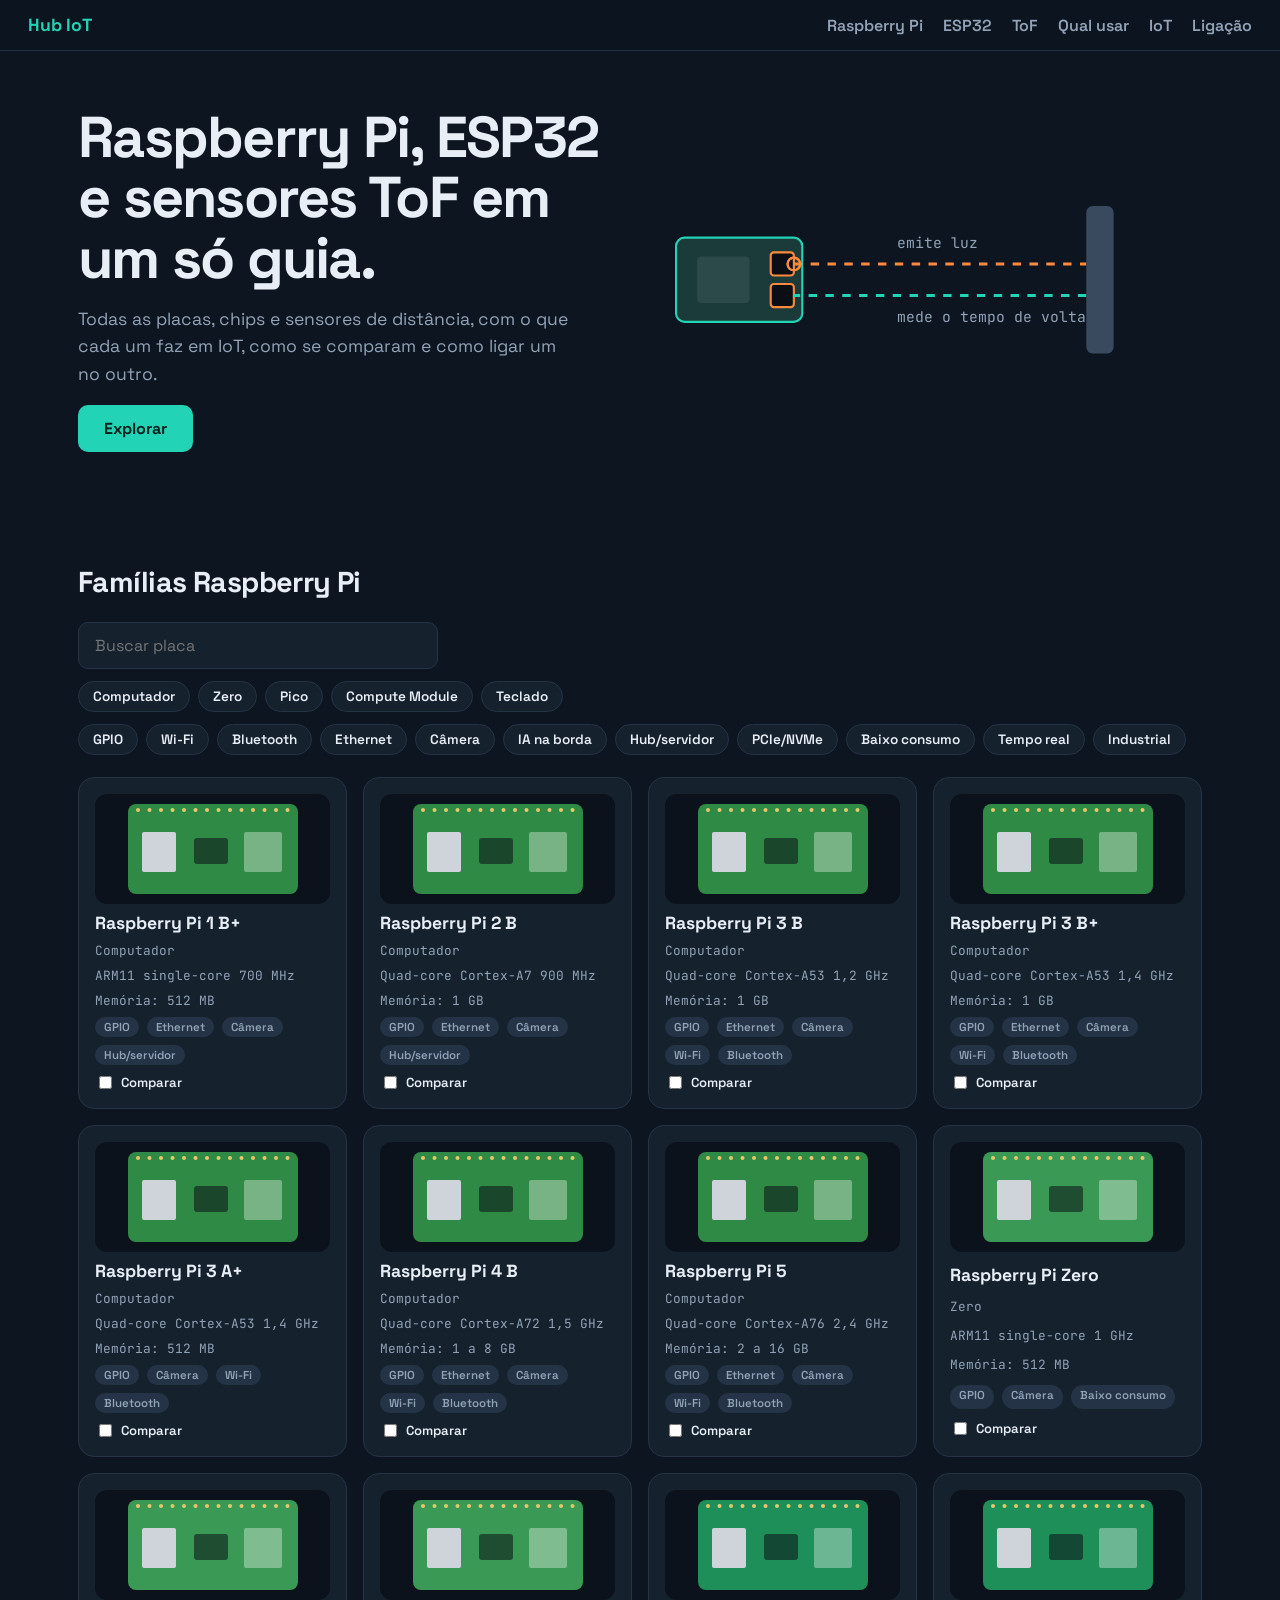
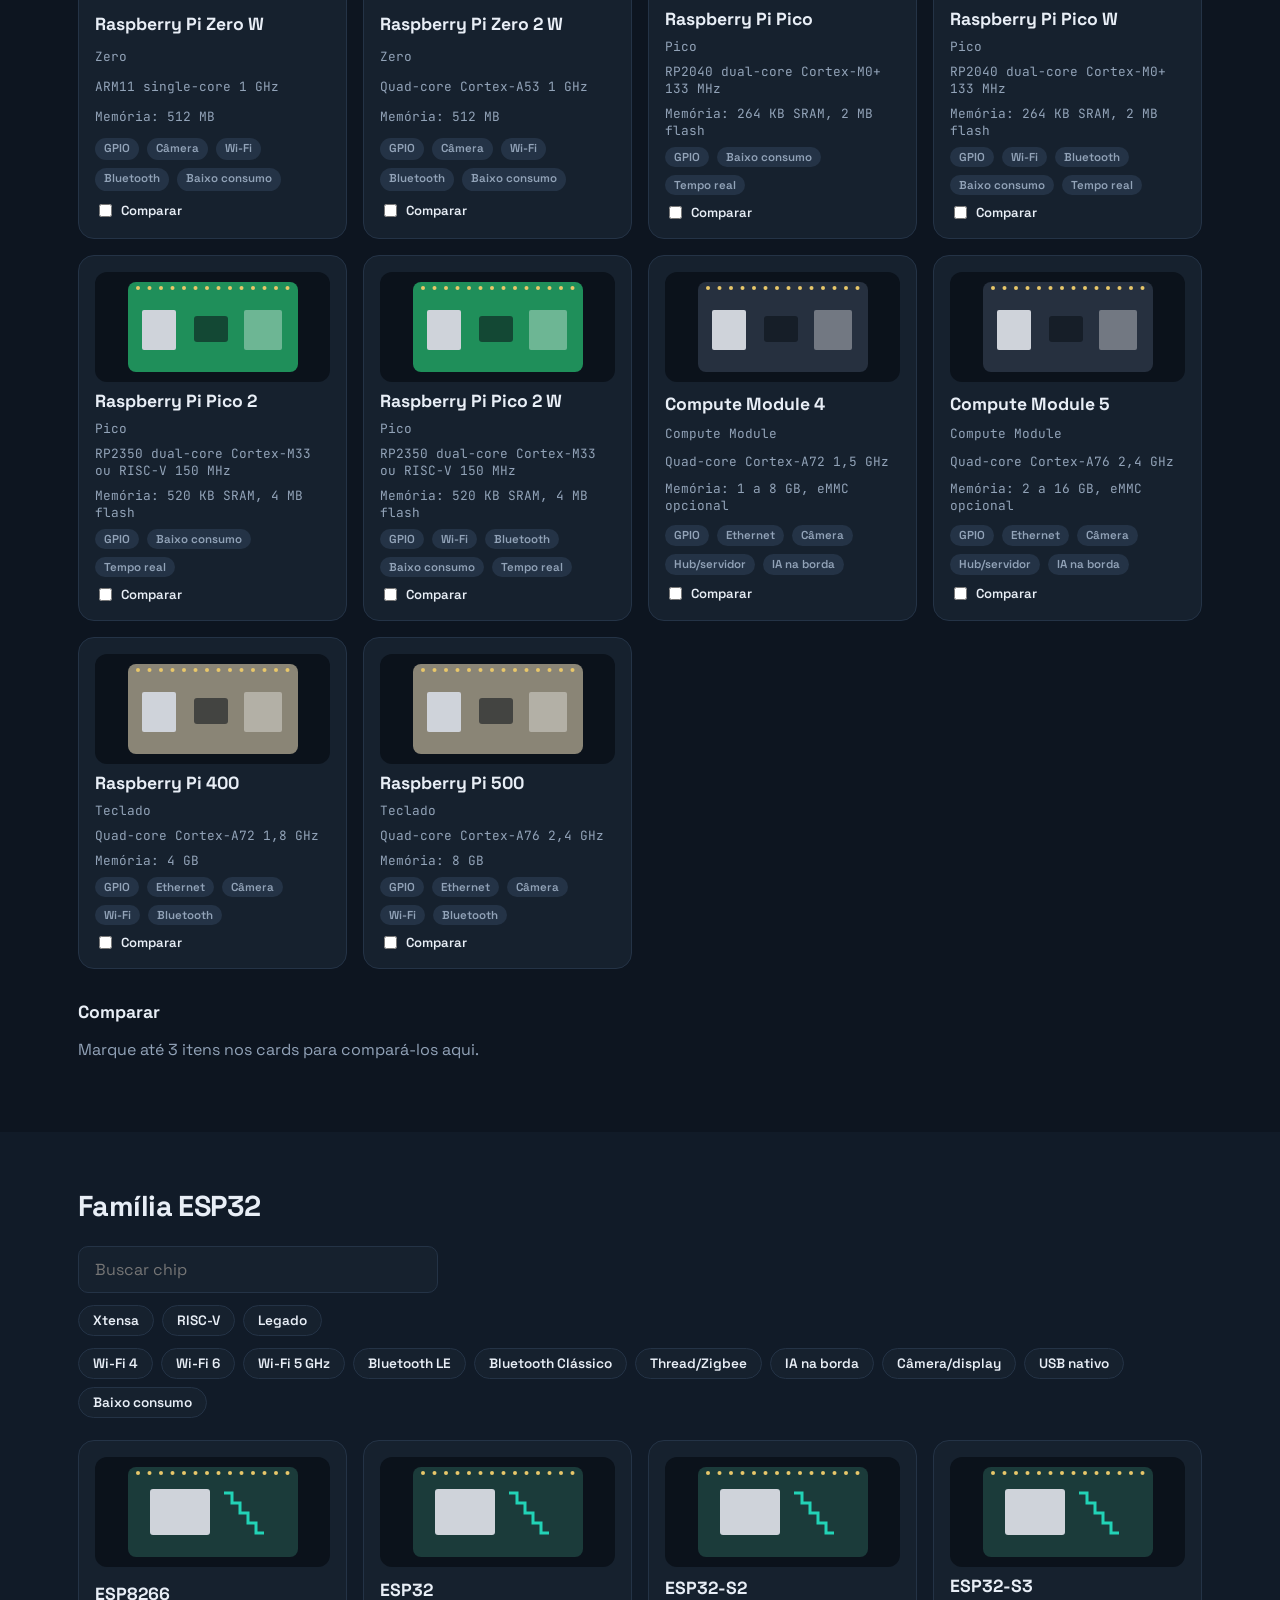
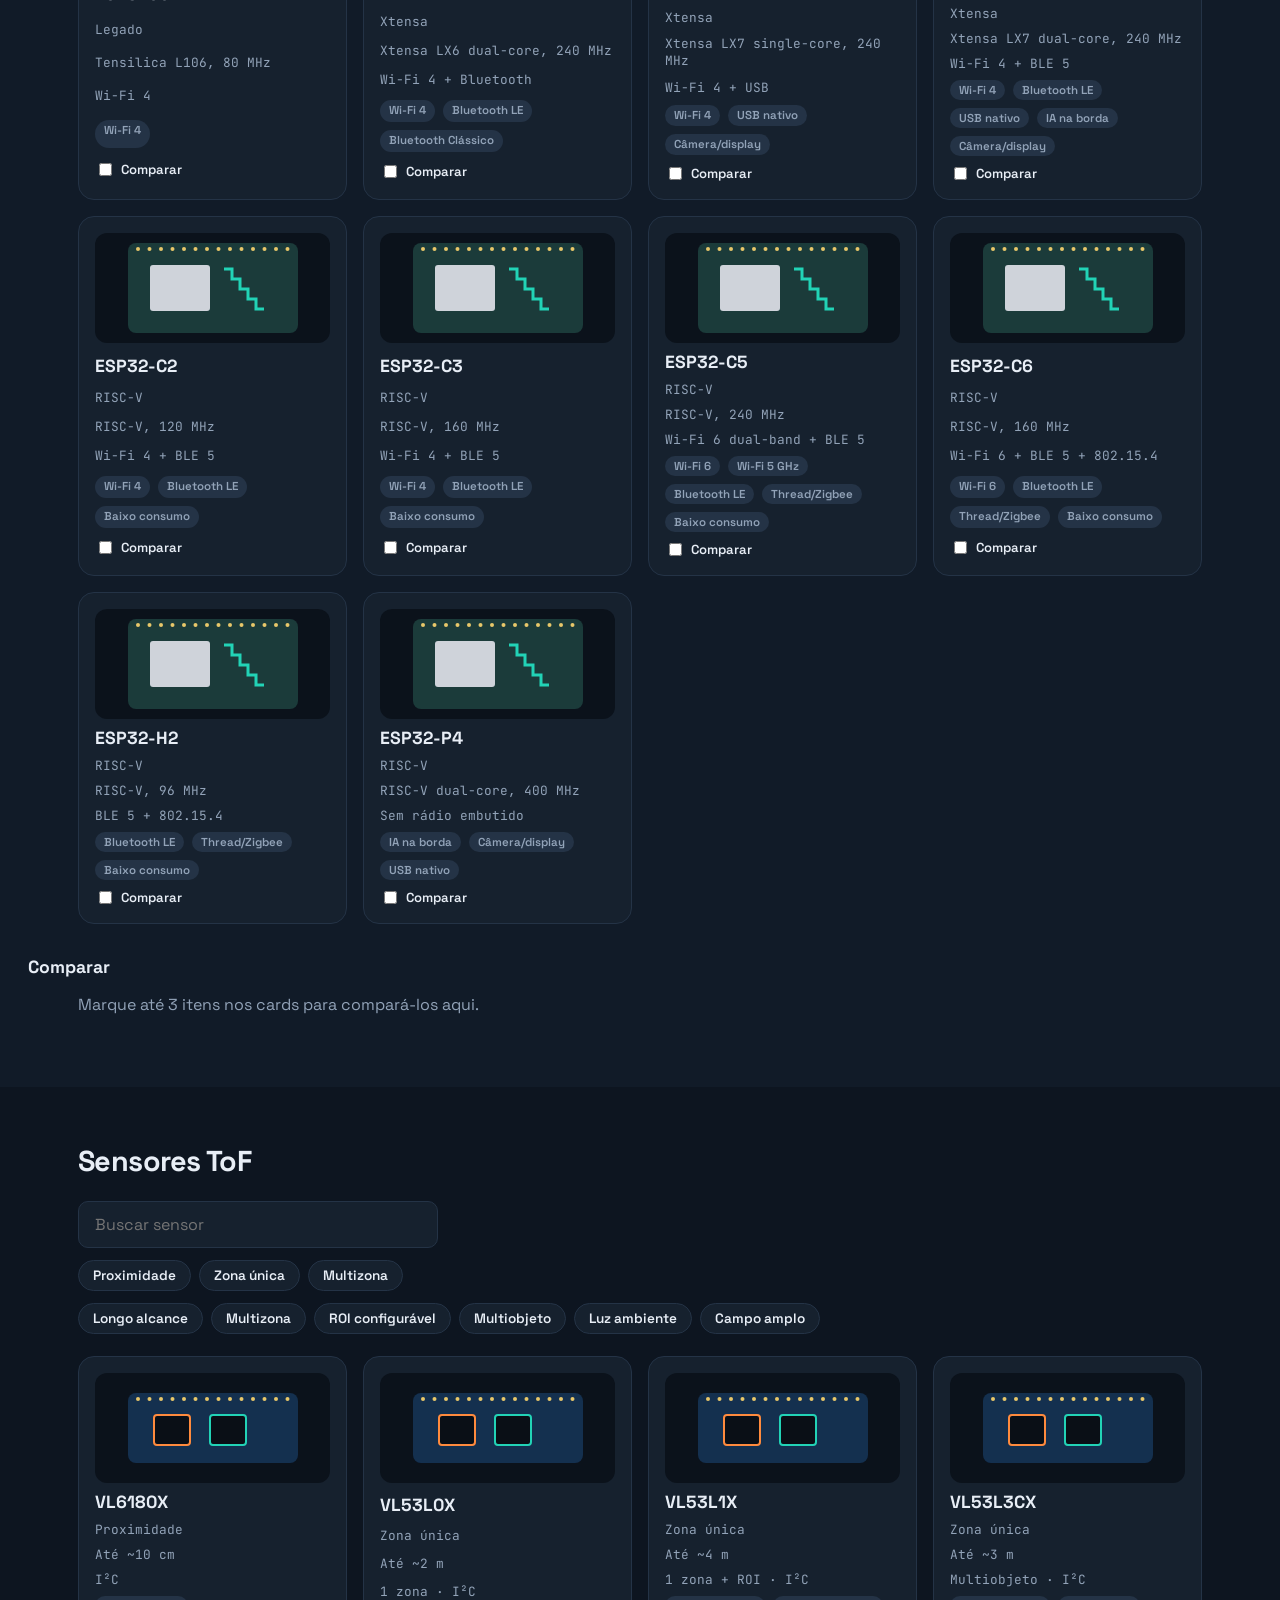
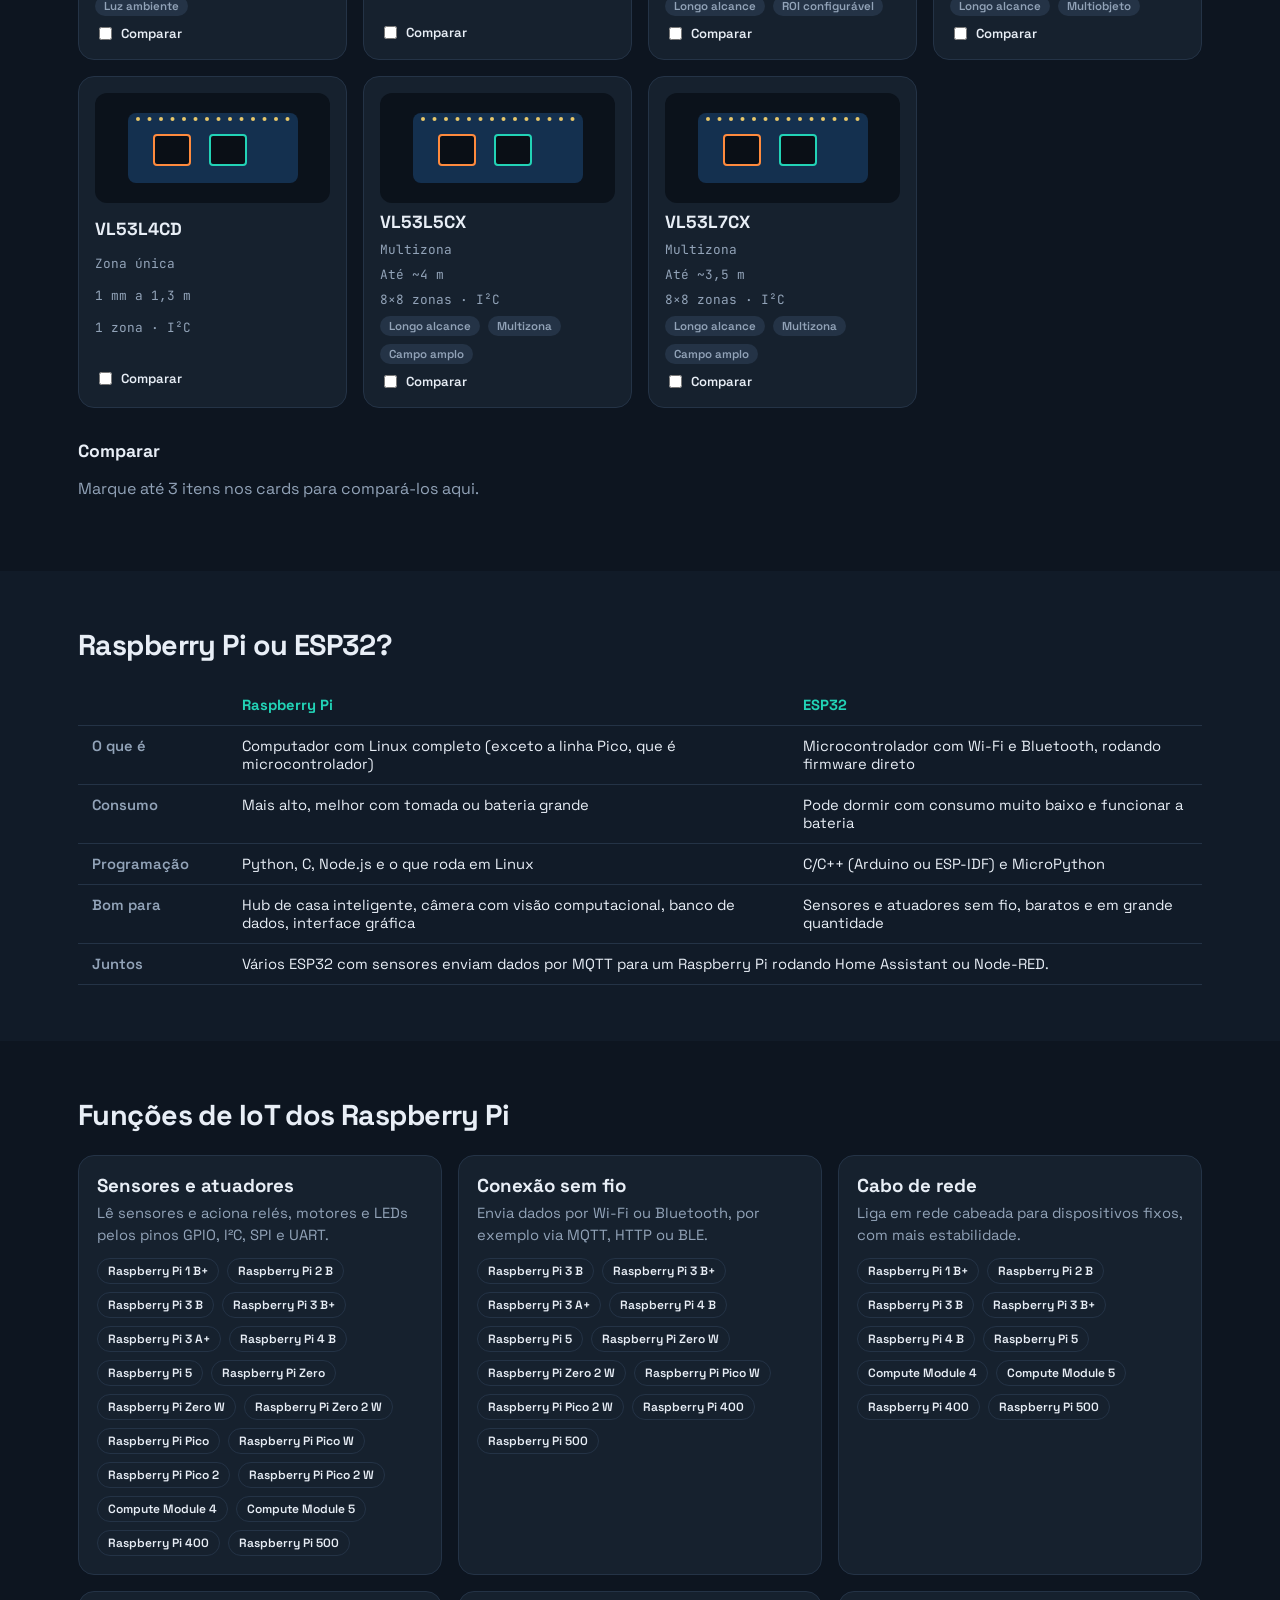
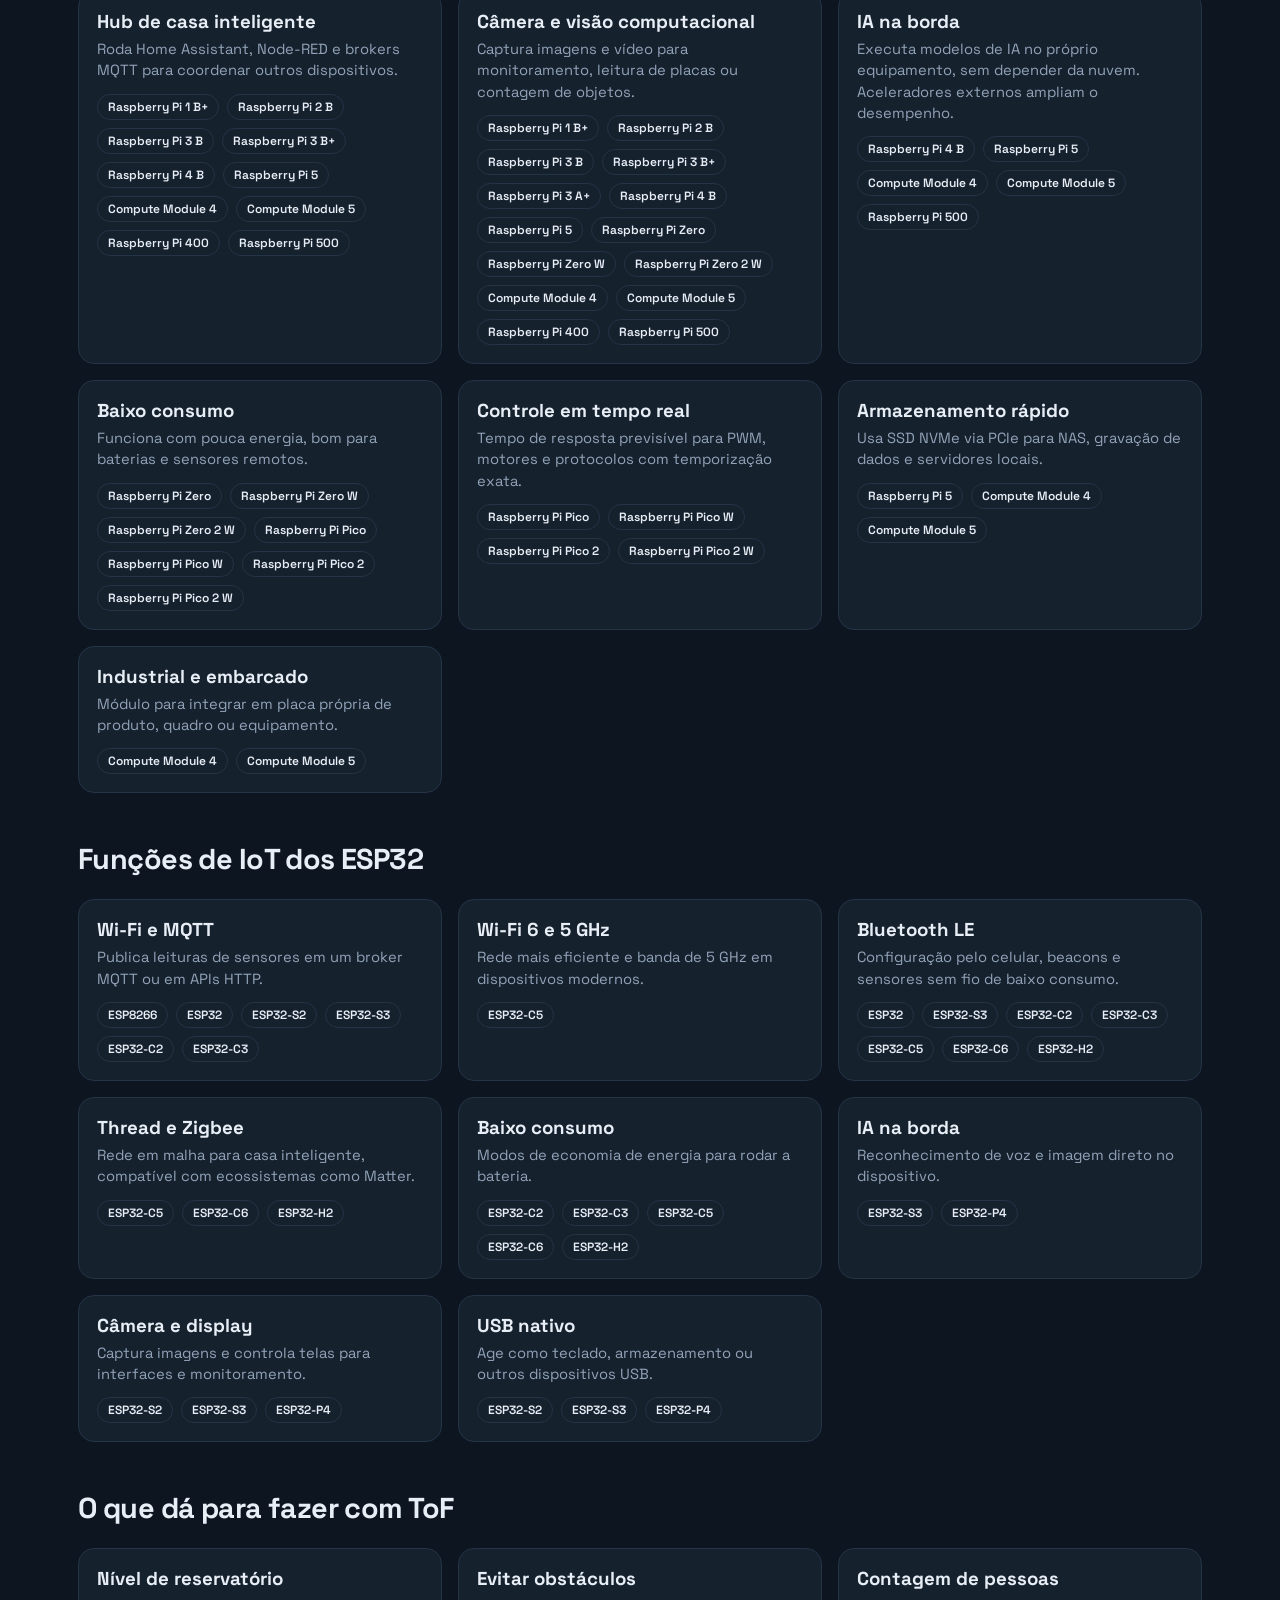
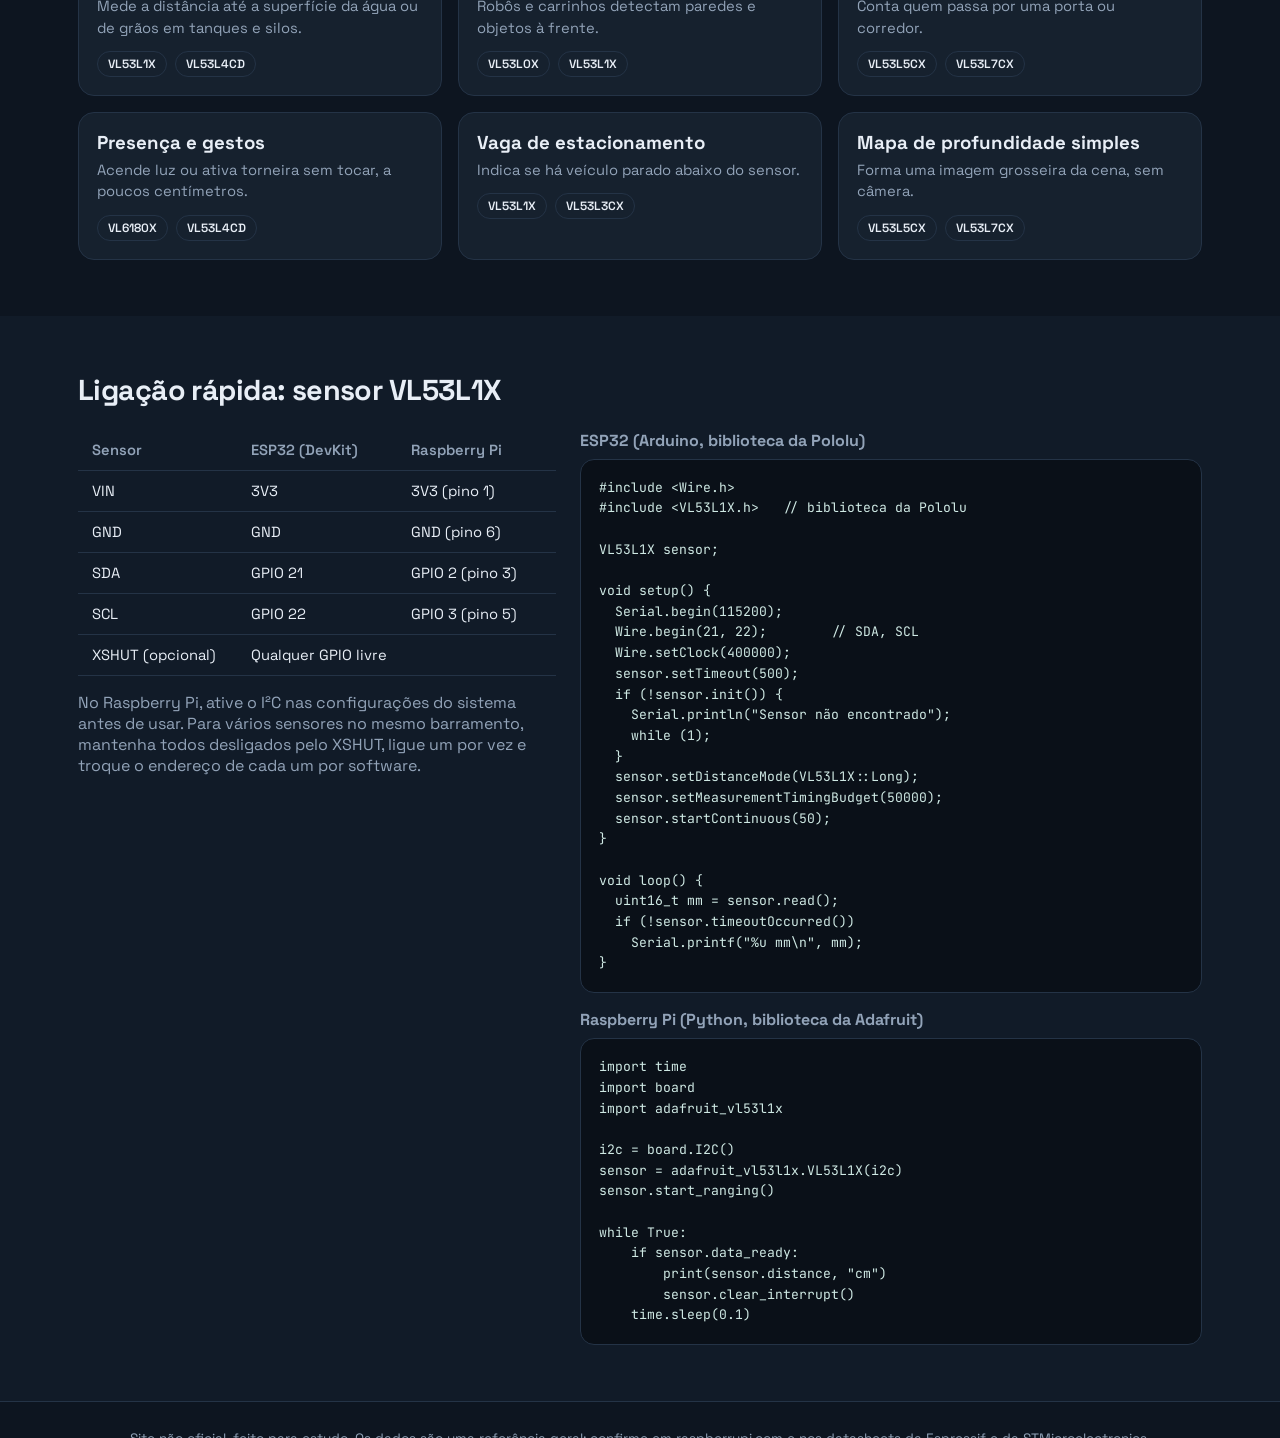
<file: index.html>
<!DOCTYPE html>
<html lang="pt-BR">
<head>
  <meta charset="UTF-8">
  <meta name="viewport" content="width=device-width, initial-scale=1">
  <title>Hub IoT: Raspberry Pi, ESP32 e ToF</title>
  <link rel="preconnect" href="https://fonts.googleapis.com">
  <link rel="preconnect" href="https://fonts.gstatic.com" crossorigin>
  <link href="https://fonts.googleapis.com/css2?family=Space+Grotesk:wght@400;600;700&family=JetBrains+Mono:wght@400;600&display=swap" rel="stylesheet">
  <link rel="stylesheet" href="style.css">
</head>
<body>
  <header class="nav">
    <a class="brand" href="#inicio">Hub IoT</a>
    <nav><a href="#pi">Raspberry Pi</a><a href="#esp">ESP32</a><a href="#tof">ToF</a><a href="#vs">Qual usar</a><a href="#iot">IoT</a><a href="#ligacao">Ligação</a></nav>
  </header>

  <section class="hero" id="inicio">
    <div>
      <h1>Raspberry Pi, ESP32 e sensores ToF em um só guia.</h1>
      <p>Todas as placas, chips e sensores de distância, com o que cada um faz em IoT, como se comparam e como ligar um no outro.</p>
      <a class="btn" href="#pi">Explorar</a>
    </div>
    <svg class="beam" viewBox="0 0 520 260" role="img" aria-label="Sensor ToF emitindo luz que reflete em um objeto e volta">
      <rect x="20" y="90" width="120" height="80" rx="8" class="b-board"/>
      <rect x="40" y="108" width="50" height="44" rx="4" class="b-chip"/>
      <rect x="110" y="104" width="22" height="22" rx="3" class="b-lens"/>
      <rect x="110" y="134" width="22" height="22" rx="3" class="b-lens"/>
      <line x1="132" y1="115" x2="410" y2="115" class="b-out"/>
      <line x1="410" y1="145" x2="132" y2="145" class="b-in"/>
      <rect x="410" y="60" width="26" height="140" rx="6" class="b-obj"/>
      <circle cx="132" cy="115" r="6" class="p1"/><circle cx="132" cy="115" r="6" class="p2"/>
      <text x="230" y="100" class="b-txt">emite luz</text>
      <text x="230" y="170" class="b-txt">mede o tempo de volta</text>
    </svg>
  </section>

  <section id="pi"><h2>Famílias Raspberry Pi</h2>
    <div class="tools"><input id="pi-search" type="search" placeholder="Buscar placa" aria-label="Buscar placa">
      <div id="pi-fams" class="chips" role="group" aria-label="Filtro de tipo"></div>
      <div id="pi-caps" class="chips" role="group" aria-label="Filtro de recurso"></div></div>
    <div id="pi-grid" class="grid"></div><p id="pi-empty" class="muted" hidden>Nada encontrado com esses filtros.</p>
    <h3 class="sub">Comparar</h3><p id="pi-hint" class="muted"></p><div class="scroll"><table id="pi-cmp"></table></div></section>
  <section id="esp" class="alt"><h2>Família ESP32</h2>
    <div class="tools"><input id="esp-search" type="search" placeholder="Buscar chip" aria-label="Buscar chip">
      <div id="esp-fams" class="chips" role="group" aria-label="Filtro de tipo"></div>
      <div id="esp-caps" class="chips" role="group" aria-label="Filtro de recurso"></div></div>
    <div id="esp-grid" class="grid"></div><p id="esp-empty" class="muted" hidden>Nada encontrado com esses filtros.</p>
    <h3 class="sub">Comparar</h3><p id="esp-hint" class="muted"></p><div class="scroll"><table id="esp-cmp"></table></div></section>
  <section id="tof"><h2>Sensores ToF</h2>
    <div class="tools"><input id="tof-search" type="search" placeholder="Buscar sensor" aria-label="Buscar sensor">
      <div id="tof-fams" class="chips" role="group" aria-label="Filtro de tipo"></div>
      <div id="tof-caps" class="chips" role="group" aria-label="Filtro de recurso"></div></div>
    <div id="tof-grid" class="grid"></div><p id="tof-empty" class="muted" hidden>Nada encontrado com esses filtros.</p>
    <h3 class="sub">Comparar</h3><p id="tof-hint" class="muted"></p><div class="scroll"><table id="tof-cmp"></table></div></section>

  <section id="vs" class="alt">
    <h2>Raspberry Pi ou ESP32?</h2>
    <div class="scroll"><table class="vs">
      <tr><th></th><td class="h">Raspberry Pi</td><td class="h">ESP32</td></tr>
      <tr><th>O que é</th><td>Computador com Linux completo (exceto a linha Pico, que é microcontrolador)</td><td>Microcontrolador com Wi-Fi e Bluetooth, rodando firmware direto</td></tr>
      <tr><th>Consumo</th><td>Mais alto, melhor com tomada ou bateria grande</td><td>Pode dormir com consumo muito baixo e funcionar a bateria</td></tr>
      <tr><th>Programação</th><td>Python, C, Node.js e o que roda em Linux</td><td>C/C++ (Arduino ou ESP-IDF) e MicroPython</td></tr>
      <tr><th>Bom para</th><td>Hub de casa inteligente, câmera com visão computacional, banco de dados, interface gráfica</td><td>Sensores e atuadores sem fio, baratos e em grande quantidade</td></tr>
      <tr><th>Juntos</th><td colspan="2">Vários ESP32 com sensores enviam dados por MQTT para um Raspberry Pi rodando Home Assistant ou Node-RED.</td></tr>
    </table></div>
  </section>

  <section id="iot">
    <h2>Funções de IoT dos Raspberry Pi</h2><div id="fnpi" class="fns"></div>
    <h2 class="gap">Funções de IoT dos ESP32</h2><div id="fn" class="fns"></div>
    <h2 class="gap">O que dá para fazer com ToF</h2><div id="use" class="fns"></div>
  </section>

  <section id="ligacao" class="alt">
    <h2>Ligação rápida: sensor VL53L1X</h2>
    <div class="two">
      <div>
        <table class="wire">
          <tr><th>Sensor</th><th>ESP32 (DevKit)</th><th>Raspberry Pi</th></tr>
          <tr><td>VIN</td><td>3V3</td><td>3V3 (pino 1)</td></tr>
          <tr><td>GND</td><td>GND</td><td>GND (pino 6)</td></tr>
          <tr><td>SDA</td><td>GPIO 21</td><td>GPIO 2 (pino 3)</td></tr>
          <tr><td>SCL</td><td>GPIO 22</td><td>GPIO 3 (pino 5)</td></tr>
          <tr><td>XSHUT (opcional)</td><td colspan="2">Qualquer GPIO livre</td></tr>
        </table>
        <p class="muted">No Raspberry Pi, ative o I²C nas configurações do sistema antes de usar. Para vários sensores no mesmo barramento, mantenha todos desligados pelo XSHUT, ligue um por vez e troque o endereço de cada um por software.</p>
      </div>
      <div class="codes">
        <div><h3>ESP32 (Arduino, biblioteca da Pololu)</h3><pre><code>#include &lt;Wire.h&gt;
#include &lt;VL53L1X.h&gt;   // biblioteca da Pololu

VL53L1X sensor;

void setup() {
  Serial.begin(115200);
  Wire.begin(21, 22);        // SDA, SCL
  Wire.setClock(400000);
  sensor.setTimeout(500);
  if (!sensor.init()) {
    Serial.println("Sensor não encontrado");
    while (1);
  }
  sensor.setDistanceMode(VL53L1X::Long);
  sensor.setMeasurementTimingBudget(50000);
  sensor.startContinuous(50);
}

void loop() {
  uint16_t mm = sensor.read();
  if (!sensor.timeoutOccurred())
    Serial.printf("%u mm\n", mm);
}</code></pre></div>
        <div><h3>Raspberry Pi (Python, biblioteca da Adafruit)</h3><pre><code>import time
import board
import adafruit_vl53l1x

i2c = board.I2C()
sensor = adafruit_vl53l1x.VL53L1X(i2c)
sensor.start_ranging()

while True:
    if sensor.data_ready:
        print(sensor.distance, "cm")
        sensor.clear_interrupt()
    time.sleep(0.1)</code></pre></div>
      </div>
    </div>
  </section>

  <footer>Site não oficial, feito para estudo. Os dados são uma referência geral: confirme em raspberrypi.com e nos datasheets da Espressif e da STMicroelectronics.</footer>
  <dialog id="modal" aria-label="Detalhes"></dialog>
  <script src="script.js"></script>
</body>
</html>
</file>
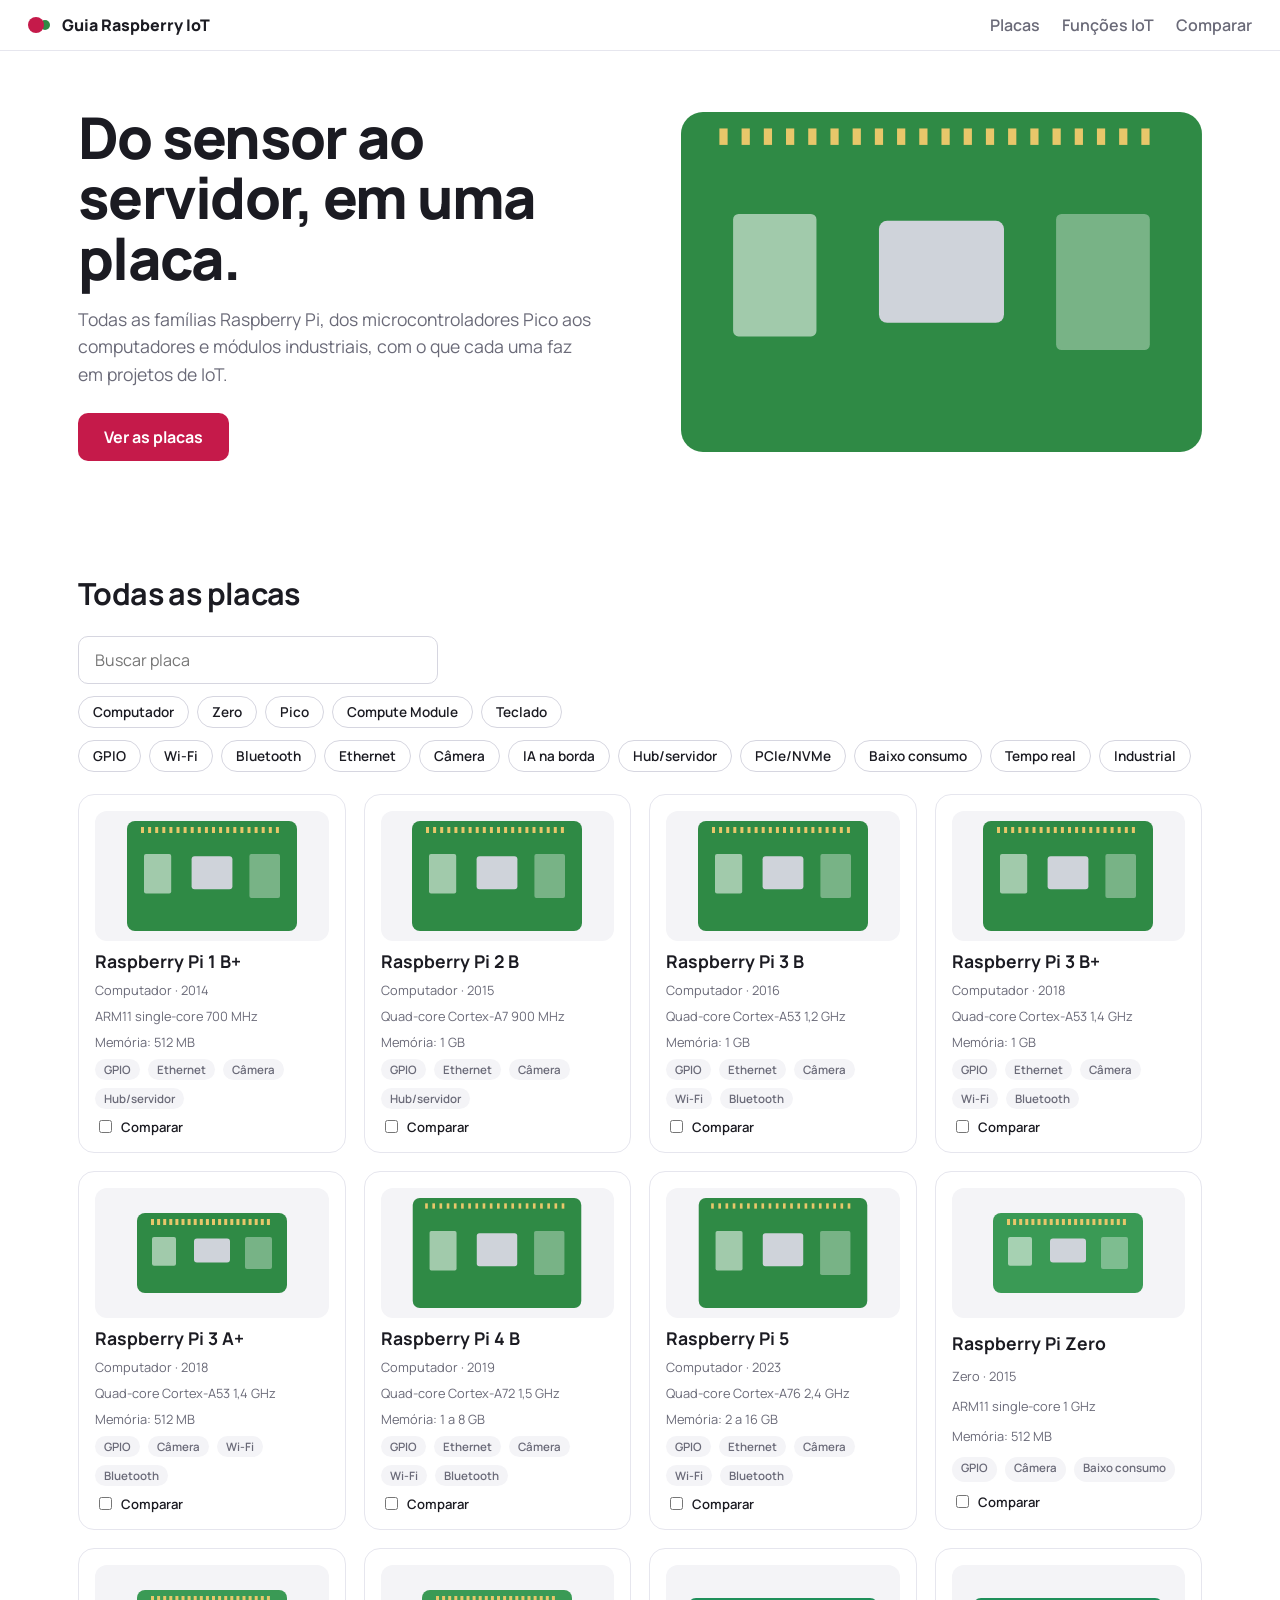
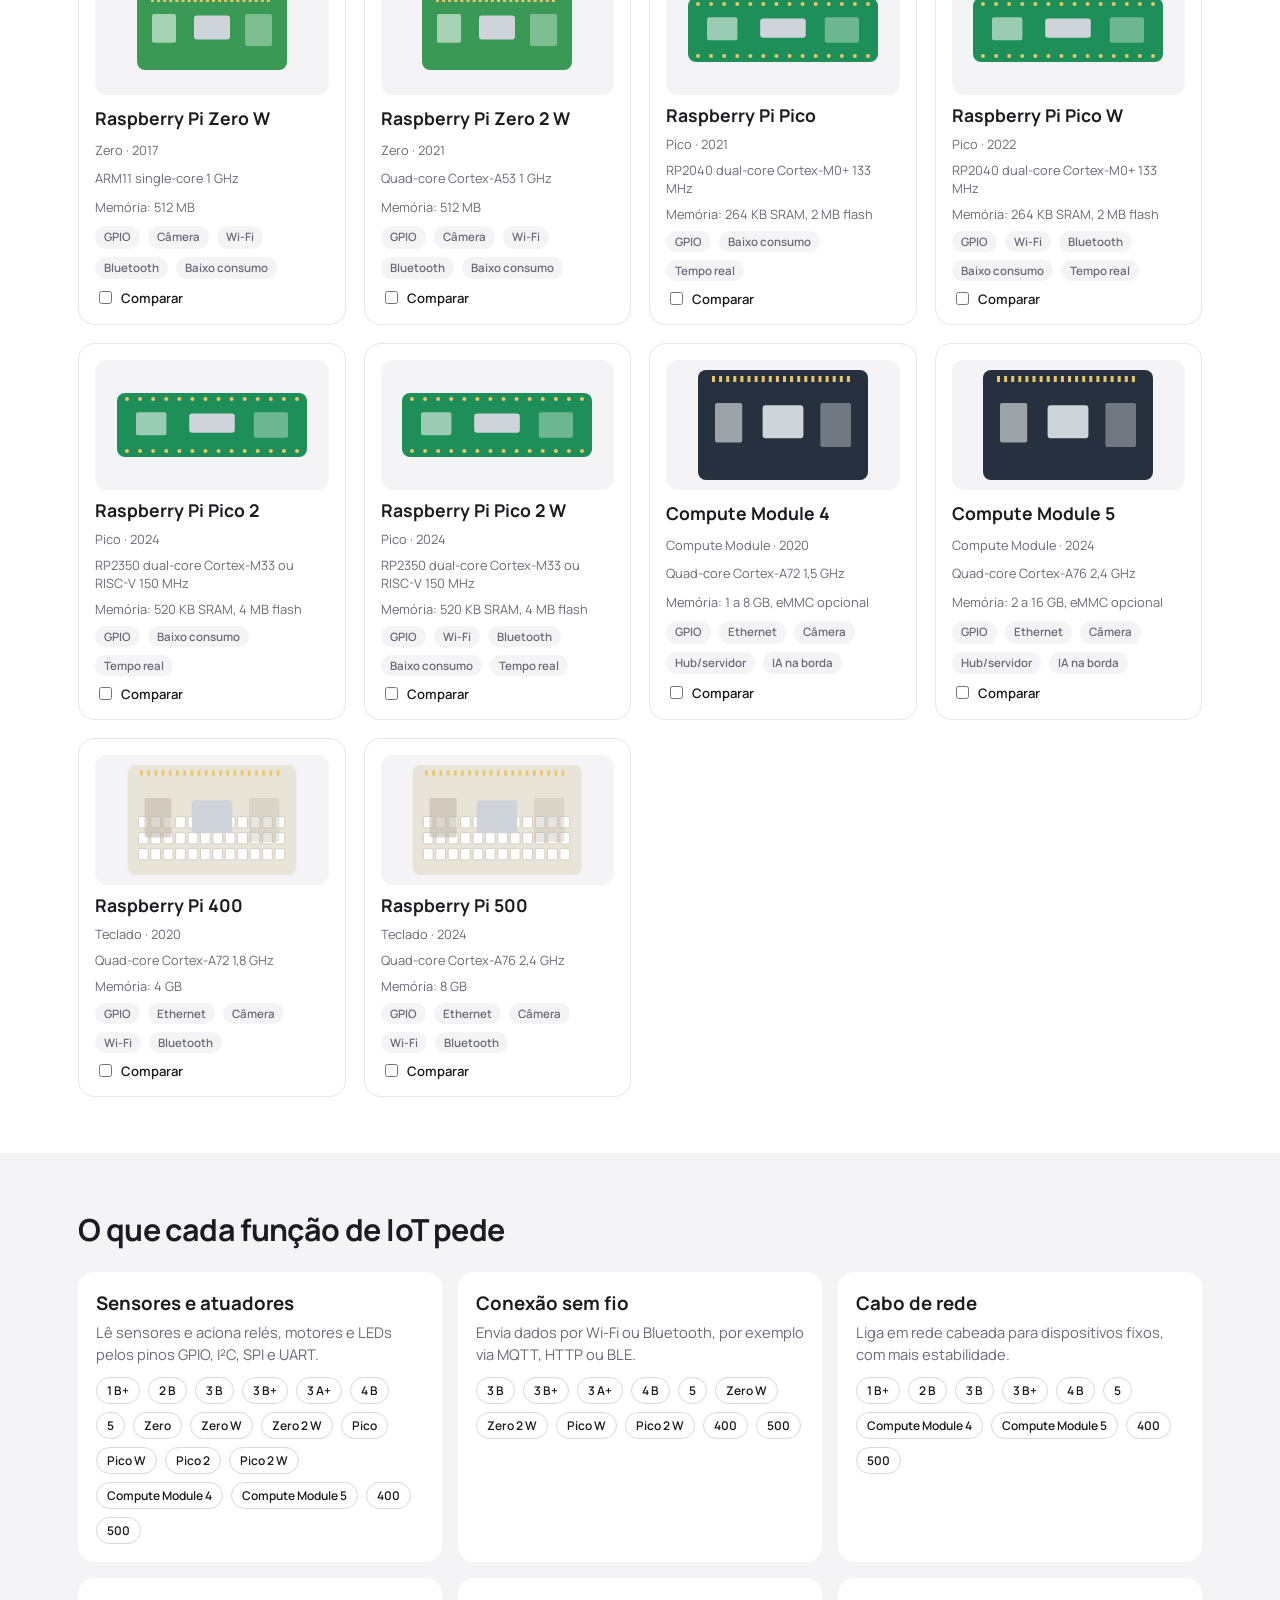
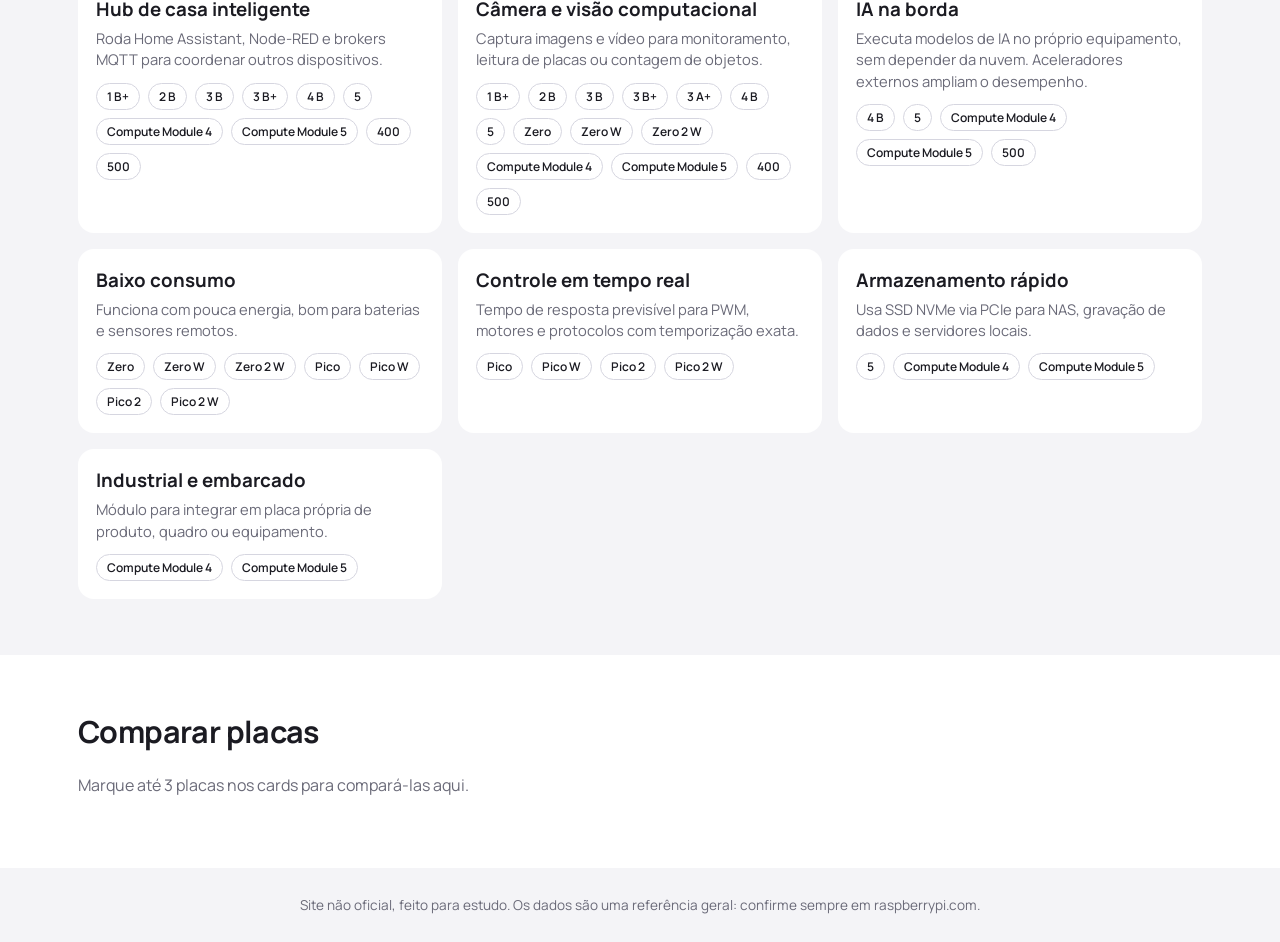
<file: Guia Raspberry IoT.html>
<!DOCTYPE html>
<html lang="pt-BR">
<head>
  <meta charset="UTF-8">
  <meta name="viewport" content="width=device-width, initial-scale=1, viewport-fit=cover">
  <title>Guia Raspberry IoT</title>
  <link rel="preconnect" href="https://fonts.googleapis.com">
  <link rel="preconnect" href="https://fonts.gstatic.com" crossorigin>
  <link href="https://fonts.googleapis.com/css2?family=Manrope:wght@400;600;800&display=swap" rel="stylesheet">
  <style>
:root { --red: #c51a4a; --ink: #1b1b22; --muted: #6a6a78; --bg: #fff; --alt: #f4f4f7; --green: #2f8a45; }
* { box-sizing: border-box; }
html { scroll-behavior: smooth; scroll-padding-top: 70px; }
body { margin: 0; font-family: "Manrope", system-ui, sans-serif; color: var(--ink); background: var(--bg); }
a { color: inherit; }
.nav { position: sticky; top: 0; z-index: 10; display: flex; justify-content: space-between; align-items: center;
  padding: 14px 28px; background: rgba(255,255,255,.94); backdrop-filter: blur(8px); border-bottom: 1px solid #e6e6ee; }
.brand { font-weight: 800; text-decoration: none; display: flex; align-items: center; gap: 10px; }
.dot { width: 16px; height: 16px; border-radius: 50%; background: var(--red); box-shadow: 9px 0 0 -3px var(--green); margin-right: 8px; }
.nav nav a { margin-left: 22px; text-decoration: none; font-weight: 600; color: var(--muted); }
.nav nav a:hover { color: var(--red); }
section { padding: 56px 28px; max-width: 1180px; margin: 0 auto; }
.alt { max-width: none; background: var(--alt); }
.alt > * { max-width: 1124px; margin-left: auto; margin-right: auto; }
h1 { font-size: clamp(2.2rem, 5vw, 3.6rem); line-height: 1.05; letter-spacing: -.03em; margin: 0 0 16px; font-weight: 800; }
h2 { font-size: 1.9rem; margin: 0 0 22px; letter-spacing: -.02em; }
.hero { display: grid; grid-template-columns: 1.1fr 1fr; gap: 30px; align-items: center; min-height: 440px; }
.hero p { font-size: 1.1rem; line-height: 1.55; color: var(--muted); max-width: 520px; }
.btn { display: inline-block; background: var(--red); color: #fff; padding: 13px 26px; border-radius: 10px; font-weight: 700; text-decoration: none; margin-top: 8px; }
.heroart svg { width: 100%; height: auto; }
.muted { color: var(--muted); }
.tools { display: grid; gap: 12px; margin-bottom: 22px; }
input[type=search] { font: inherit; padding: 12px 16px; border: 1px solid #d6d6e0; border-radius: 10px; max-width: 360px; }
.chips { display: flex; flex-wrap: wrap; gap: 8px; }
.chip { font: inherit; font-size: .85rem; font-weight: 600; border: 1px solid #d6d6e0; background: #fff; color: var(--ink); padding: 6px 14px; border-radius: 99px; cursor: pointer; }
.chip[aria-pressed="true"] { background: var(--red); border-color: var(--red); color: #fff; }
.tag { font-size: .72rem; font-weight: 600; background: var(--alt); color: var(--muted); padding: 3px 9px; border-radius: 99px; }
.grid { display: grid; grid-template-columns: repeat(auto-fill, minmax(260px, 1fr)); gap: 18px; }
.card { background: #fff; border: 1px solid #e6e6ee; border-radius: 16px; padding: 16px; display: grid; gap: 8px; cursor: pointer; transition: box-shadow .15s; }
.card:hover { box-shadow: 0 8px 24px rgba(27,27,34,.1); }
.card h3 { margin: 0; font-size: 1.1rem; }
.card .meta { font-size: .8rem; color: var(--muted); }
.card .art { background: var(--alt); border-radius: 12px; padding: 10px; display: grid; place-items: center; height: 130px; }
.card .art svg { max-width: 100%; max-height: 100%; }
.card label { font-size: .82rem; font-weight: 600; display: flex; gap: 6px; align-items: center; cursor: pointer; }
.fns { display: grid; grid-template-columns: repeat(auto-fill, minmax(320px, 1fr)); gap: 16px; }
.fn { background: #fff; border-radius: 16px; padding: 18px; }
.fn h3 { margin: 0 0 6px; }
.fn p { margin: 0 0 12px; color: var(--muted); font-size: .92rem; line-height: 1.45; }
.fn .chip { font-size: .75rem; padding: 4px 10px; }
.scroll { overflow-x: auto; }
table { border-collapse: collapse; width: 100%; min-width: 560px; }
th, td { text-align: left; padding: 12px 14px; border-bottom: 1px solid #e6e6ee; vertical-align: top; font-size: .92rem; }
th { color: var(--muted); font-weight: 600; width: 130px; }
td.h { font-weight: 800; color: var(--red); }
footer { text-align: center; padding: 28px; color: var(--muted); font-size: .85rem; background: var(--alt); }
dialog { border: 0; border-radius: 22px; padding: 0; width: min(560px, 94vw); max-height: 92vh; overflow: auto; }
dialog::backdrop { background: rgba(20,20,30,.55); }
.mhead { background: var(--alt); padding: 20px; text-align: center; }
.mhead svg { max-width: 260px; height: auto; }
.mbody { padding: 20px; display: grid; gap: 12px; }
.mbody h2 { margin: 0; }
.mbody p { margin: 0; line-height: 1.5; }
.spec { display: grid; grid-template-columns: 110px 1fr; gap: 6px 12px; font-size: .92rem; }
.spec b { color: var(--muted); font-weight: 600; }
.close { font: inherit; font-weight: 700; border: 0; background: var(--ink); color: #fff; padding: 12px; border-radius: 10px; cursor: pointer; }
:focus-visible { outline: 3px solid #3b6cf7; outline-offset: 2px; }
@media (max-width: 760px) { .hero { grid-template-columns: 1fr; } .nav nav a { margin-left: 12px; } }
@media (prefers-reduced-motion: reduce) { html { scroll-behavior: auto; } .card { transition: none; } }

</style>
</head>
<body>
  <header class="nav">
    <a class="brand" href="#inicio"><span class="dot"></span>Guia Raspberry IoT</a>
    <nav><a href="#placas">Placas</a><a href="#iot">Funções IoT</a><a href="#comparar">Comparar</a></nav>
  </header>

  <section class="hero" id="inicio">
    <div>
      <h1>Do sensor ao servidor, em uma placa.</h1>
      <p>Todas as famílias Raspberry Pi, dos microcontroladores Pico aos computadores e módulos industriais, com o que cada uma faz em projetos de IoT.</p>
      <a class="btn" href="#placas">Ver as placas</a>
    </div>
    <div id="heroArt" class="heroart" aria-hidden="true"></div>
  </section>

  <section id="placas">
    <h2>Todas as placas</h2>
    <div class="tools">
      <input id="search" type="search" placeholder="Buscar placa" aria-label="Buscar placa">
      <div id="fams" class="chips" role="group" aria-label="Família"></div>
      <div id="caps" class="chips" role="group" aria-label="Recurso"></div>
    </div>
    <div id="grid" class="grid"></div>
    <p id="empty" class="muted" hidden>Nenhuma placa com esses filtros.</p>
  </section>

  <section id="iot" class="alt">
    <h2>O que cada função de IoT pede</h2>
    <div id="fn" class="fns"></div>
  </section>

  <section id="comparar">
    <h2>Comparar placas</h2>
    <p class="muted" id="cmpHint">Marque até 3 placas nos cards para compará-las aqui.</p>
    <div class="scroll"><table id="cmp"></table></div>
  </section>

  <footer>Site não oficial, feito para estudo. Os dados são uma referência geral: confirme sempre em raspberrypi.com.</footer>
  <dialog id="modal" aria-label="Detalhes da placa"></dialog>
  <script>
(() => {
  const CAP = { gpio: 'GPIO', wifi: 'Wi-Fi', bt: 'Bluetooth', eth: 'Ethernet', cam: 'Câmera', ai: 'IA na borda',
    hub: 'Hub/servidor', pcie: 'PCIe/NVMe', lowpower: 'Baixo consumo', rt: 'Tempo real', emb: 'Industrial' };
  const FN = [
    ['Sensores e atuadores', 'Lê sensores e aciona relés, motores e LEDs pelos pinos GPIO, I²C, SPI e UART.', 'gpio'],
    ['Conexão sem fio', 'Envia dados por Wi-Fi ou Bluetooth, por exemplo via MQTT, HTTP ou BLE.', 'wifi'],
    ['Cabo de rede', 'Liga em rede cabeada para dispositivos fixos, com mais estabilidade.', 'eth'],
    ['Hub de casa inteligente', 'Roda Home Assistant, Node-RED e brokers MQTT para coordenar outros dispositivos.', 'hub'],
    ['Câmera e visão computacional', 'Captura imagens e vídeo para monitoramento, leitura de placas ou contagem de objetos.', 'cam'],
    ['IA na borda', 'Executa modelos de IA no próprio equipamento, sem depender da nuvem. Aceleradores externos ampliam o desempenho.', 'ai'],
    ['Baixo consumo', 'Funciona com pouca energia, bom para baterias e sensores remotos.', 'lowpower'],
    ['Controle em tempo real', 'Tempo de resposta previsível para PWM, motores e protocolos com temporização exata.', 'rt'],
    ['Armazenamento rápido', 'Usa SSD NVMe via PCIe para NAS, gravação de dados e servidores locais.', 'pcie'],
    ['Industrial e embarcado', 'Módulo para integrar em placa própria de produto, quadro ou equipamento.', 'emb']
  ];
  const G = ['gpio'], FULL = ['gpio', 'eth', 'cam'];
  // id, nome, ano, família, cpu, ram, rede, E/S, tags, tamanho, descrição
  const B = [
    ['pi1', 'Raspberry Pi 1 B+', 2014, 'Computador', 'ARM11 single-core 700 MHz', '512 MB', 'Ethernet 10/100', '40 pinos GPIO, 4× USB', [...FULL, 'hub'], 'md', 'A placa que começou tudo. Ainda serve para tarefas leves de automação em rede cabeada.'],
    ['pi2', 'Raspberry Pi 2 B', 2015, 'Computador', 'Quad-core Cortex-A7 900 MHz', '1 GB', 'Ethernet 10/100', '40 pinos GPIO, 4× USB', [...FULL, 'hub'], 'md', 'Primeira com vários núcleos. Boa para gateways simples e servidores leves.'],
    ['pi3b', 'Raspberry Pi 3 B', 2016, 'Computador', 'Quad-core Cortex-A53 1,2 GHz', '1 GB', 'Wi-Fi 2,4 GHz, Bluetooth 4.1, Ethernet', '40 pinos GPIO, 4× USB', [...FULL, 'wifi', 'bt', 'hub'], 'md', 'Primeira com Wi-Fi e Bluetooth embutidos, o que simplificou muito projetos de IoT.'],
    ['pi3bp', 'Raspberry Pi 3 B+', 2018, 'Computador', 'Quad-core Cortex-A53 1,4 GHz', '1 GB', 'Wi-Fi dual-band, Bluetooth 4.2, Gigabit sobre USB 2.0', '40 pinos GPIO, PoE via HAT', [...FULL, 'wifi', 'bt', 'hub'], 'md', 'Wi-Fi mais estável e suporte a alimentação por cabo de rede (PoE) com um HAT.'],
    ['pi3ap', 'Raspberry Pi 3 A+', 2018, 'Computador', 'Quad-core Cortex-A53 1,4 GHz', '512 MB', 'Wi-Fi dual-band, Bluetooth 4.2', '40 pinos GPIO, 1× USB', [...G, 'cam', 'wifi', 'bt'], 'sm', 'Formato menor e sem Ethernet, pensada para projetos compactos sem fio.'],
    ['pi4', 'Raspberry Pi 4 B', 2019, 'Computador', 'Quad-core Cortex-A72 1,5 GHz', '1 a 8 GB', 'Wi-Fi dual-band, Bluetooth 5.0, Gigabit Ethernet', '40 pinos GPIO, USB 3.0, 2× micro-HDMI', [...FULL, 'wifi', 'bt', 'hub', 'ai'], 'lg', 'Potente o bastante para hub de casa inteligente, visão computacional e modelos de IA leves.'],
    ['pi5', 'Raspberry Pi 5', 2023, 'Computador', 'Quad-core Cortex-A76 2,4 GHz', '2 a 16 GB', 'Wi-Fi dual-band, Bluetooth 5.0, Gigabit Ethernet', '40 pinos GPIO, PCIe 2.0, RTC, 2× câmera/display', [...FULL, 'wifi', 'bt', 'hub', 'ai', 'pcie'], 'lg', 'A mais rápida da linha de computadores. Com PCIe aceita SSD NVMe e aceleradores de IA.'],
    ['zero', 'Raspberry Pi Zero', 2015, 'Zero', 'ARM11 single-core 1 GHz', '512 MB', 'Sem rede embutida', '40 pinos GPIO (sem soldar), mini-HDMI', [...G, 'cam', 'lowpower'], 'sm', 'Minúscula e barata. Precisa de adaptador para conectar à rede.'],
    ['zerow', 'Raspberry Pi Zero W', 2017, 'Zero', 'ARM11 single-core 1 GHz', '512 MB', 'Wi-Fi 2,4 GHz, Bluetooth 4.1', '40 pinos GPIO, mini-HDMI', [...G, 'cam', 'wifi', 'bt', 'lowpower'], 'sm', 'A Zero com Wi-Fi e Bluetooth, ideal para sensores e câmeras discretas.'],
    ['zero2w', 'Raspberry Pi Zero 2 W', 2021, 'Zero', 'Quad-core Cortex-A53 1 GHz', '512 MB', 'Wi-Fi 2,4 GHz, Bluetooth 4.2', '40 pinos GPIO, mini-HDMI', [...G, 'cam', 'wifi', 'bt', 'lowpower'], 'sm', 'Mesmo tamanho da Zero W, com bem mais poder de processamento.'],
    ['pico', 'Raspberry Pi Pico', 2021, 'Pico', 'RP2040 dual-core Cortex-M0+ 133 MHz', '264 KB SRAM, 2 MB flash', 'Sem rede embutida', 'GPIO, ADC, I²C, SPI, UART, PIO', [...G, 'lowpower', 'rt'], 'pico', 'Microcontrolador para leitura de sensores e controle em tempo real, programável em MicroPython ou C.'],
    ['picow', 'Raspberry Pi Pico W', 2022, 'Pico', 'RP2040 dual-core Cortex-M0+ 133 MHz', '264 KB SRAM, 2 MB flash', 'Wi-Fi 2,4 GHz, Bluetooth', 'GPIO, ADC, I²C, SPI, UART, PIO', [...G, 'wifi', 'bt', 'lowpower', 'rt'], 'pico', 'Pico com rede sem fio: sensores que publicam dados direto na nuvem ou em um broker MQTT.'],
    ['pico2', 'Raspberry Pi Pico 2', 2024, 'Pico', 'RP2350 dual-core Cortex-M33 ou RISC-V 150 MHz', '520 KB SRAM, 4 MB flash', 'Sem rede embutida', 'GPIO, ADC, I²C, SPI, UART, PIO', [...G, 'lowpower', 'rt'], 'pico', 'Sucessora da Pico, com mais memória, mais desempenho e recursos de segurança.'],
    ['pico2w', 'Raspberry Pi Pico 2 W', 2024, 'Pico', 'RP2350 dual-core Cortex-M33 ou RISC-V 150 MHz', '520 KB SRAM, 4 MB flash', 'Wi-Fi 2,4 GHz, Bluetooth', 'GPIO, ADC, I²C, SPI, UART, PIO', [...G, 'wifi', 'bt', 'lowpower', 'rt'], 'pico', 'A Pico 2 com Wi-Fi e Bluetooth, para IoT sem fio de baixo consumo.'],
    ['cm4', 'Compute Module 4', 2020, 'Compute Module', 'Quad-core Cortex-A72 1,5 GHz', '1 a 8 GB, eMMC opcional', 'Gigabit Ethernet, Wi-Fi e Bluetooth opcionais', 'PCIe 2.0, USB 2.0, câmera/display via conectores', [...FULL, 'hub', 'ai', 'pcie', 'emb'], 'md', 'O núcleo do Pi 4 em formato de módulo, para integrar em produtos e equipamentos industriais.'],
    ['cm5', 'Compute Module 5', 2024, 'Compute Module', 'Quad-core Cortex-A76 2,4 GHz', '2 a 16 GB, eMMC opcional', 'Gigabit Ethernet, Wi-Fi e Bluetooth opcionais', 'PCIe 2.0, USB 3.0, câmera/display via conectores', [...FULL, 'hub', 'ai', 'pcie', 'emb'], 'md', 'O módulo baseado no Pi 5, para produtos que precisam de mais desempenho.'],
    ['pi400', 'Raspberry Pi 400', 2020, 'Teclado', 'Quad-core Cortex-A72 1,8 GHz', '4 GB', 'Wi-Fi dual-band, Bluetooth 5.0, Gigabit Ethernet', '40 pinos GPIO, USB 3.0, 2× micro-HDMI', [...FULL, 'wifi', 'bt', 'hub'], 'lg', 'Computador dentro do teclado. Ótimo para aprender e prototipar, com GPIO acessível na parte de trás.'],
    ['pi500', 'Raspberry Pi 500', 2024, 'Teclado', 'Quad-core Cortex-A76 2,4 GHz', '8 GB', 'Wi-Fi dual-band, Bluetooth 5.0, Gigabit Ethernet', '40 pinos GPIO, USB 3.0, 2× micro-HDMI', [...FULL, 'wifi', 'bt', 'hub', 'ai'], 'lg', 'O Pi 5 dentro de um teclado, para estudo, desenvolvimento e uso como estação de trabalho.']
  ].map(a => ({ id: a[0], n: a[1], y: a[2], f: a[3], cpu: a[4], ram: a[5], net: a[6], io: a[7], t: a[8], s: a[9], d: a[10] }));

  const FAM_COLOR = { Computador: '#2f8a45', Zero: '#3a9a55', Pico: '#1f8f5a', 'Compute Module': '#26303f', Teclado: '#e9e4d8' };
  const $ = id => document.getElementById(id);
  const state = { fam: '', cap: '', q: '', cmp: [] };

  function art(b, big) {
    const sz = { sm: [150, 80], md: [170, 110], lg: [190, 124], pico: [190, 64] }[b.s], [w, h] = sz, col = FAM_COLOR[b.f];
    const ink = b.f === 'Teclado' ? '#bdb7a8' : '#ffffff';
    const pins = b.f === 'Pico' ? '' : Array.from({ length: 20 }, (_, i) => `<rect x="${14 + i * ((w - 28) / 20)}" y="6" width="3" height="6" fill="#e8c76a"/>`).join('');
    const pad = b.f === 'Pico' ? Array.from({ length: 14 }, (_, i) => `<circle cx="${10 + i * ((w - 20) / 13)}" cy="6" r="2" fill="#e8c76a"/><circle cx="${10 + i * ((w - 20) / 13)}" cy="${h - 6}" r="2" fill="#e8c76a"/>`).join('') : '';
    const keys = b.f === 'Teclado' ? Array.from({ length: 3 }, (_, r) => Array.from({ length: 12 }, (_, c) => `<rect x="${12 + c * 14}" y="${58 + r * 18}" width="11" height="13" rx="2" fill="#fff" stroke="#cfc9ba"/>`).join('')).join('') : '';
    return `<svg viewBox="0 0 ${w} ${h}" width="${big ? 260 : w}" role="img" aria-label="Ilustração de ${b.n}">
      <rect width="${w}" height="${h}" rx="8" fill="${col}"/>${pins}${pad}${keys}
      <rect x="${w * .38}" y="${h * .32}" width="${w * .24}" height="${h * .3}" rx="3" fill="#cfd3da"/>
      <rect x="${w * .1}" y="${h * .3}" width="${w * .16}" height="${h * .36}" rx="2" fill="${ink}" opacity=".55"/>
      <rect x="${w * .72}" y="${h * .3}" width="${w * .18}" height="${h * .4}" rx="2" fill="${ink}" opacity=".35"/></svg>`;
  }

  function chips(box, items, key) {
    box.innerHTML = '';
    items.forEach(([v, label]) => {
      const b = document.createElement('button');
      b.className = 'chip'; b.textContent = label; b.setAttribute('aria-pressed', state[key] === v);
      b.onclick = () => { state[key] = state[key] === v ? '' : v; chips(box, items, key); render(); };
      box.appendChild(b);
    });
  }

  function render() {
    const q = state.q.trim().toLowerCase();
    const list = B.filter(b => (!state.fam || b.f === state.fam) && (!state.cap || b.t.includes(state.cap)) && (!q || b.n.toLowerCase().includes(q)));
    $('grid').innerHTML = '';
    list.forEach(b => {
      const c = document.createElement('article'); c.className = 'card'; c.tabIndex = 0;
      c.innerHTML = `<div class="art">${art(b)}</div><h3>${b.n}</h3>
        <div class="meta">${b.f} · ${b.y}</div><div class="meta">${b.cpu}</div><div class="meta">Memória: ${b.ram}</div>
        <div class="chips">${b.t.filter(t => CAP[t]).slice(0, 5).map(t => `<span class="tag">${CAP[t]}</span>`).join('')}</div>
        <label><input type="checkbox" ${state.cmp.includes(b.id) ? 'checked' : ''}> Comparar</label>`;
      const cb = c.querySelector('input');
      cb.onclick = e => e.stopPropagation();
      cb.onchange = () => toggleCmp(b.id, cb);
      c.querySelector('label').onclick = e => e.stopPropagation();
      c.onclick = () => openModal(b.id);
      c.onkeydown = e => { if (e.key === 'Enter') openModal(b.id); };
      $('grid').appendChild(c);
    });
    $('empty').hidden = list.length > 0;
  }

  function toggleCmp(id, cb) {
    if (state.cmp.includes(id)) state.cmp = state.cmp.filter(x => x !== id);
    else if (state.cmp.length < 3) state.cmp.push(id);
    else { cb.checked = false; $('cmpHint').textContent = 'Você já escolheu 3 placas. Desmarque uma para trocar.'; return; }
    renderCmp();
  }

  function renderCmp() {
    const bs = state.cmp.map(id => B.find(b => b.id === id));
    $('cmpHint').textContent = bs.length ? 'Comparação das placas escolhidas.' : 'Marque até 3 placas nos cards para compará-las aqui.';
    if (!bs.length) { $('cmp').innerHTML = ''; return; }
    const rows = [['Família', b => b.f], ['Ano', b => b.y], ['Processador', b => b.cpu], ['Memória', b => b.ram], ['Rede', b => b.net],
      ['Entradas e saídas', b => b.io], ['Funções IoT', b => FN.filter(f => b.t.includes(f[2])).map(f => f[0]).join(', ')]];
    $('cmp').innerHTML = `<tr><th></th>${bs.map(b => `<td class="h">${b.n}</td>`).join('')}</tr>` +
      rows.map(r => `<tr><th>${r[0]}</th>${bs.map(b => `<td>${r[1](b)}</td>`).join('')}</tr>`).join('');
  }

  function openModal(id) {
    const b = B.find(x => x.id === id), m = $('modal');
    m.innerHTML = `<div class="mhead">${art(b, true)}</div><div class="mbody">
      <h2>${b.n}</h2><p>${b.d}</p>
      <div class="spec"><b>Família</b><span>${b.f}, ${b.y}</span><b>Processador</b><span>${b.cpu}</span><b>Memória</b><span>${b.ram}</span>
      <b>Rede</b><span>${b.net}</span><b>Entradas e saídas</b><span>${b.io}</span></div>
      <div><b>Funções IoT</b><div class="chips" style="margin-top:8px">${FN.filter(f => b.t.includes(f[2])).map(f => `<span class="tag">${f[0]}</span>`).join('')}</div></div>
      <button class="close">Fechar</button></div>`;
    m.querySelector('.close').onclick = () => m.close();
    m.showModal();
  }
  $('modal').addEventListener('click', e => { if (e.target === $('modal')) $('modal').close(); });

  function renderFns() {
    $('fn').innerHTML = FN.map(f => `<div class="fn"><h3>${f[0]}</h3><p>${f[1]}</p><div class="chips">
      ${B.filter(b => b.t.includes(f[2])).map(b => `<button class="chip" data-id="${b.id}">${b.n.replace('Raspberry Pi ', '')}</button>`).join('')}</div></div>`).join('');
    $('fn').querySelectorAll('.chip').forEach(c => c.onclick = () => openModal(c.dataset.id));
  }

  $('search').addEventListener('input', e => { state.q = e.target.value; render(); });
  chips($('fams'), ['Computador', 'Zero', 'Pico', 'Compute Module', 'Teclado'].map(f => [f, f]), 'fam');
  chips($('caps'), Object.entries(CAP), 'cap');
  $('heroArt').innerHTML = art(B.find(b => b.id === 'pi5'), false);
  render(); renderFns();
})();

</script>
</body>
</html>
</file>
<file: style.css>
:root { --bg: #0d1520; --panel: #16212e; --line: #243346; --ink: #e8eef6; --muted: #92a3b8; --teal: #22d3b6; --orange: #ff8a3d; }
* { box-sizing: border-box; }
html { scroll-behavior: smooth; scroll-padding-top: 70px; }
body { margin: 0; background: var(--bg); color: var(--ink); font-family: "Space Grotesk", system-ui, sans-serif; }
a { color: inherit; }
.nav { position: sticky; top: 0; z-index: 10; display: flex; justify-content: space-between; align-items: center; padding: 14px 28px;
  background: rgba(13,21,32,.92); backdrop-filter: blur(8px); border-bottom: 1px solid var(--line); }
.brand { font-weight: 700; text-decoration: none; color: var(--teal); font-size: 1.1rem; }
.nav nav a { margin-left: 20px; text-decoration: none; color: var(--muted); font-weight: 600; }
.nav nav a:hover { color: var(--teal); }
section { padding: 56px 28px; max-width: 1180px; margin: 0 auto; }
.alt { max-width: none; background: #111b28; }
.alt > * { max-width: 1124px; margin-left: auto; margin-right: auto; }
h1 { font-size: clamp(2.2rem, 5vw, 3.6rem); line-height: 1.05; letter-spacing: -.03em; margin: 0 0 16px; }
h2 { font-size: 1.8rem; margin: 0 0 22px; letter-spacing: -.02em; }
h2.gap { margin-top: 48px; }
.sub { margin: 32px 0 6px; font-size: 1.1rem; }
.hero { display: grid; grid-template-columns: 1fr 1fr; gap: 30px; align-items: center; min-height: 440px; }
.hero p { color: var(--muted); font-size: 1.1rem; line-height: 1.55; max-width: 500px; }
.btn { display: inline-block; background: var(--teal); color: #06231e; padding: 13px 26px; border-radius: 10px; font-weight: 700; text-decoration: none; }
.beam { width: 100%; height: auto; }
.b-board { fill: #1b3b3a; stroke: var(--teal); stroke-width: 2; }
.b-chip { fill: #2c4a49; } .b-lens { fill: #0a0f16; stroke: var(--orange); stroke-width: 2; }
.b-obj { fill: #3a4a5e; }
.b-out, .b-in { stroke: var(--orange); stroke-width: 3; stroke-dasharray: 8 8; }
.b-in { stroke: var(--teal); }
.b-txt { fill: var(--muted); font-size: 14px; font-family: "JetBrains Mono", monospace; }
.p1, .p2 { fill: none; stroke: var(--orange); stroke-width: 2; transform-origin: 132px 115px; animation: pulse 2.4s ease-out infinite; }
.p2 { animation-delay: 1.2s; }
@keyframes pulse { from { transform: scale(1); opacity: 1; } to { transform: scale(7); opacity: 0; } }
.b-out { animation: flow 1.2s linear infinite; } .b-in { animation: flow 1.2s linear infinite reverse; }
@keyframes flow { to { stroke-dashoffset: -32; } }
.muted { color: var(--muted); }
.tools { display: grid; gap: 12px; margin-bottom: 22px; }
input[type=search] { font: inherit; padding: 12px 16px; border: 1px solid var(--line); border-radius: 10px; background: var(--panel); color: var(--ink); max-width: 360px; }
.chips { display: flex; flex-wrap: wrap; gap: 8px; }
.chip { font: inherit; font-size: .85rem; font-weight: 600; border: 1px solid var(--line); background: var(--panel); color: var(--ink); padding: 6px 14px; border-radius: 99px; cursor: pointer; }
.chip[aria-pressed="true"] { background: var(--teal); border-color: var(--teal); color: #06231e; }
.tag { font-size: .72rem; font-weight: 600; background: var(--line); color: var(--muted); padding: 3px 9px; border-radius: 99px; }
.grid { display: grid; grid-template-columns: repeat(auto-fill, minmax(250px, 1fr)); gap: 16px; }
.card { background: var(--panel); border: 1px solid var(--line); border-radius: 16px; padding: 16px; display: grid; gap: 8px; cursor: pointer; transition: border-color .15s; }
.card:hover { border-color: var(--teal); }
.card h3 { margin: 0; font-size: 1.1rem; }
.card .meta { font-size: .8rem; color: var(--muted); font-family: "JetBrains Mono", monospace; }
.card .art { background: #0b121b; border-radius: 12px; height: 110px; display: grid; place-items: center; }
.card .art svg { max-height: 90px; }
.card label { font-size: .82rem; font-weight: 600; display: flex; gap: 6px; align-items: center; cursor: pointer; }
.fns { display: grid; grid-template-columns: repeat(auto-fill, minmax(320px, 1fr)); gap: 16px; }
.fn { background: var(--panel); border-radius: 16px; padding: 18px; border: 1px solid var(--line); }
.fn h3 { margin: 0 0 6px; } .fn p { margin: 0 0 12px; color: var(--muted); font-size: .92rem; line-height: 1.45; }
.fn .chip { font-size: .75rem; padding: 4px 10px; }
.scroll { overflow-x: auto; }
table { border-collapse: collapse; width: 100%; min-width: 520px; }
th, td { text-align: left; padding: 11px 14px; border-bottom: 1px solid var(--line); vertical-align: top; font-size: .92rem; }
th { color: var(--muted); font-weight: 600; width: 140px; } td.h { color: var(--teal); font-weight: 700; }
.two { display: grid; grid-template-columns: 1fr 1.2fr; gap: 24px; align-items: start; }
.wire { min-width: 0; }
pre { margin: 0; background: #0a1018; border: 1px solid var(--line); border-radius: 14px; padding: 18px; overflow-x: auto; font-size: .82rem; line-height: 1.5; }
code { font-family: "JetBrains Mono", monospace; color: #cfe9e4; }
footer { text-align: center; padding: 28px; color: var(--muted); font-size: .85rem; border-top: 1px solid var(--line); }
dialog { border: 0; border-radius: 22px; padding: 0; width: min(540px, 94vw); max-height: 92vh; overflow: auto; background: var(--panel); color: var(--ink); }
dialog::backdrop { background: rgba(5,10,18,.7); }
.mhead { background: #0b121b; padding: 20px; text-align: center; } .mhead svg { max-width: 240px; height: auto; }
.mbody { padding: 20px; display: grid; gap: 12px; } .mbody h2 { margin: 0; } .mbody p { margin: 0; line-height: 1.5; }
.spec { display: grid; grid-template-columns: 120px 1fr; gap: 6px 12px; font-size: .92rem; } .spec b { color: var(--muted); font-weight: 600; }
.close { font: inherit; font-weight: 700; border: 0; background: var(--teal); color: #06231e; padding: 12px; border-radius: 10px; cursor: pointer; }
:focus-visible { outline: 3px solid var(--orange); outline-offset: 2px; }
@media (max-width: 800px) { .hero, .two { grid-template-columns: 1fr; } .nav nav a { margin-left: 12px; } }
@media (prefers-reduced-motion: reduce) { html { scroll-behavior: auto; } .p1, .p2, .b-out, .b-in { animation: none; } }

.wire { min-width: 0; }
.vs th { width: 150px; }
.codes { display: grid; gap: 16px; }
.codes h3 { margin: 0 0 8px; font-size: 1rem; color: var(--muted); }
@media (min-width: 801px) { .alt .two { grid-template-columns: 1fr 1.3fr; } }
</file>
